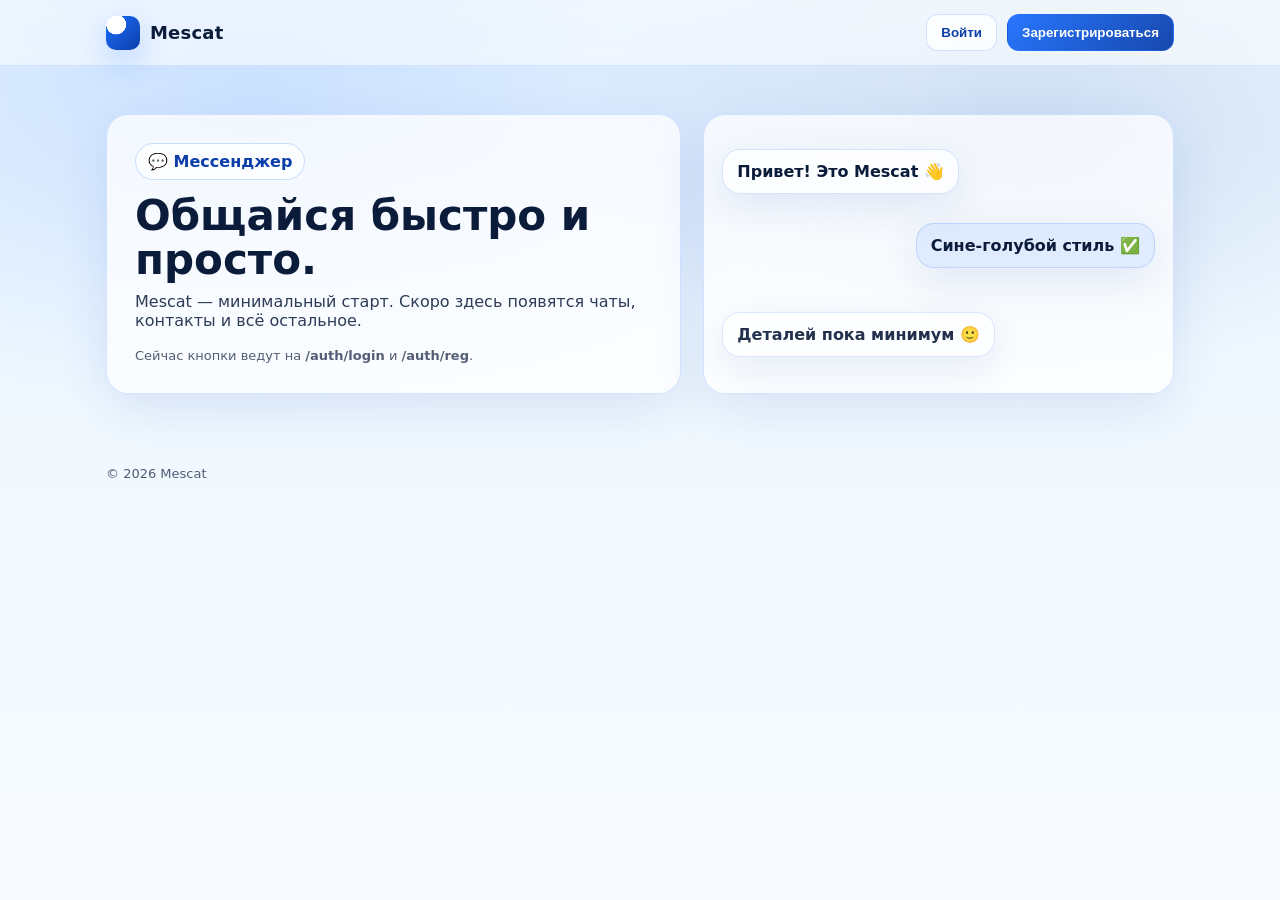
<file: Gateway/src/main/resources/templates/index.html>
<!doctype html>
<html lang="ru">
<head>
    <meta charset="utf-8" />
    <meta name="viewport" content="width=device-width, initial-scale=1" />
    <title>Mescat — мессенджер</title>
    <style>
        :root{
          --bg1:#eaf6ff;
          --bg2:#f7fbff;
          --blue:#1e6fff;
          --blue2:#0b3ea8;
          --text:#0b1b3a;
          --card:rgba(255,255,255,.75);
          --border:rgba(30,111,255,.18);
          --shadow: 0 18px 50px rgba(11, 62, 168, .10);
        }

        *{box-sizing:border-box}
        body{
          margin:0;
          font-family: system-ui, -apple-system, Segoe UI, Roboto, Arial, sans-serif;
          color:var(--text);
          min-height:100vh;
          background:
            radial-gradient(1200px 600px at 20% 10%, rgba(30,111,255,.16), transparent 55%),
            radial-gradient(900px 500px at 80% 15%, rgba(11,62,168,.14), transparent 50%),
            linear-gradient(180deg, var(--bg1), var(--bg2));
          overflow-x:hidden;
        }

        /* Top bar */
        header{
          position:sticky;
          top:0;
          z-index:10;
          backdrop-filter: blur(10px);
          background: rgba(255,255,255,.55);
          border-bottom: 1px solid rgba(30,111,255,.12);
        }
        .nav{
          max-width:1100px;
          margin:0 auto;
          padding:14px 16px;
          display:flex;
          align-items:center;
          justify-content:space-between;
          gap:12px;
        }
        .brand{
          display:flex;
          align-items:center;
          gap:10px;
          user-select:none;
        }
        .logo{
          width:34px;
          height:34px;
          border-radius:10px;
          background:
            radial-gradient(circle at 30% 25%, #ffffff 0 28%, transparent 29%),
            linear-gradient(135deg, var(--blue), var(--blue2));
          box-shadow: 0 10px 30px rgba(30,111,255,.25);
        }
        .brand b{
          font-size:18px;
          letter-spacing:.2px;
        }

        .actions{
          display:flex;
          gap:10px;
          align-items:center;
        }
        .btn{
          border:1px solid var(--border);
          background: rgba(255,255,255,.75);
          color: var(--blue2);
          padding:10px 14px;
          border-radius:12px;
          font-weight:600;
          cursor:pointer;
          transition: transform .12s ease, box-shadow .12s ease, background .12s ease;
        }
        .btn:hover{
          transform: translateY(-1px);
          box-shadow: 0 12px 30px rgba(11,62,168,.12);
          background: rgba(255,255,255,.9);
        }
        .btn.primary{
          border-color: rgba(30,111,255,.35);
          background: linear-gradient(135deg, rgba(30,111,255,.95), rgba(11,62,168,.95));
          color:#fff;
        }

        /* Hero */
        main{
          max-width:1100px;
          margin:0 auto;
          padding:48px 16px 72px;
        }
        .hero{
          display:grid;
          grid-template-columns: 1.1fr .9fr;
          gap:22px;
          align-items:stretch;
        }
        .card{
          border:1px solid var(--border);
          background: var(--card);
          border-radius:22px;
          box-shadow: var(--shadow);
          padding:28px;
        }
        h1{
          margin:0 0 10px;
          font-size:42px;
          line-height:1.05;
        }
        .sub{
          margin:0 0 18px;
          font-size:16px;
          opacity:.85;
          max-width:54ch;
        }
        .pill{
          display:inline-flex;
          align-items:center;
          gap:8px;
          padding:8px 12px;
          border-radius:999px;
          border:1px solid rgba(30,111,255,.22);
          background: rgba(255,255,255,.65);
          font-weight:600;
          color: var(--blue2);
          margin-bottom:14px;
          width: fit-content;
        }

        /* Right preview box (minimal) */
        .preview{
          position:relative;
          overflow:hidden;
          min-height:280px;
        }
        .bubble{
          position:absolute;
          border-radius:18px;
          padding:12px 14px;
          font-weight:600;
          border:1px solid rgba(30,111,255,.18);
          background: rgba(255,255,255,.75);
          box-shadow: 0 12px 40px rgba(11,62,168,.10);
          max-width:78%;
        }
        .bubble.one{ top:34px; left:18px; }
        .bubble.two{ top:108px; right:18px; background: rgba(30,111,255,.10); }
        .bubble.three{ bottom:36px; left:18px; opacity:.9; }

        .hint{
          margin-top:14px;
          font-size:13px;
          opacity:.7;
        }

        footer{
          max-width:1100px;
          margin:0 auto;
          padding:0 16px 24px;
          opacity:.7;
          font-size:13px;
        }

        @media (max-width: 860px){
          .hero{ grid-template-columns:1fr; }
          h1{ font-size:36px; }
        }
    </style>
</head>
<body>
<header>
    <div class="nav">
        <div class="brand" aria-label="Mescat">
            <div class="logo" aria-hidden="true"></div>
            <b>Mescat</b>
        </div>

        <div class="actions">
            <button class="btn" id="loginBtn">Войти</button>
            <button class="btn primary" id="regBtn">Зарегистрироваться</button>
        </div>
    </div>
</header>

<main>
    <section class="hero">
        <div class="card">
            <div class="pill">💬 Мессенджер</div>
            <h1>Общайся быстро и просто.</h1>
            <p class="sub">
                Mescat — минимальный старт. Скоро здесь появятся чаты, контакты и всё остальное.
            </p>

            <div class="hint">
                Сейчас кнопки ведут на <b>/auth/login</b> и <b>/auth/reg</b>.
            </div>
        </div>

        <div class="card preview" aria-label="Превью чата">
            <div class="bubble one">Привет! Это Mescat 👋</div>
            <div class="bubble two">Сине-голубой стиль ✅</div>
            <div class="bubble three">Деталей пока минимум 🙂</div>
        </div>
    </section>
</main>

<footer>
    © <span id="year"></span> Mescat
</footer>

<script>
    // Навигация
    document.getElementById('loginBtn').addEventListener('click', () => {
      window.location.href = '/auth/login';
    });

    document.getElementById('regBtn').addEventListener('click', () => {
      window.location.href = '/auth/reg';
    });

    // Год в футере
    document.getElementById('year').textContent = new Date().getFullYear();
</script>
</body>
</html>
</file>
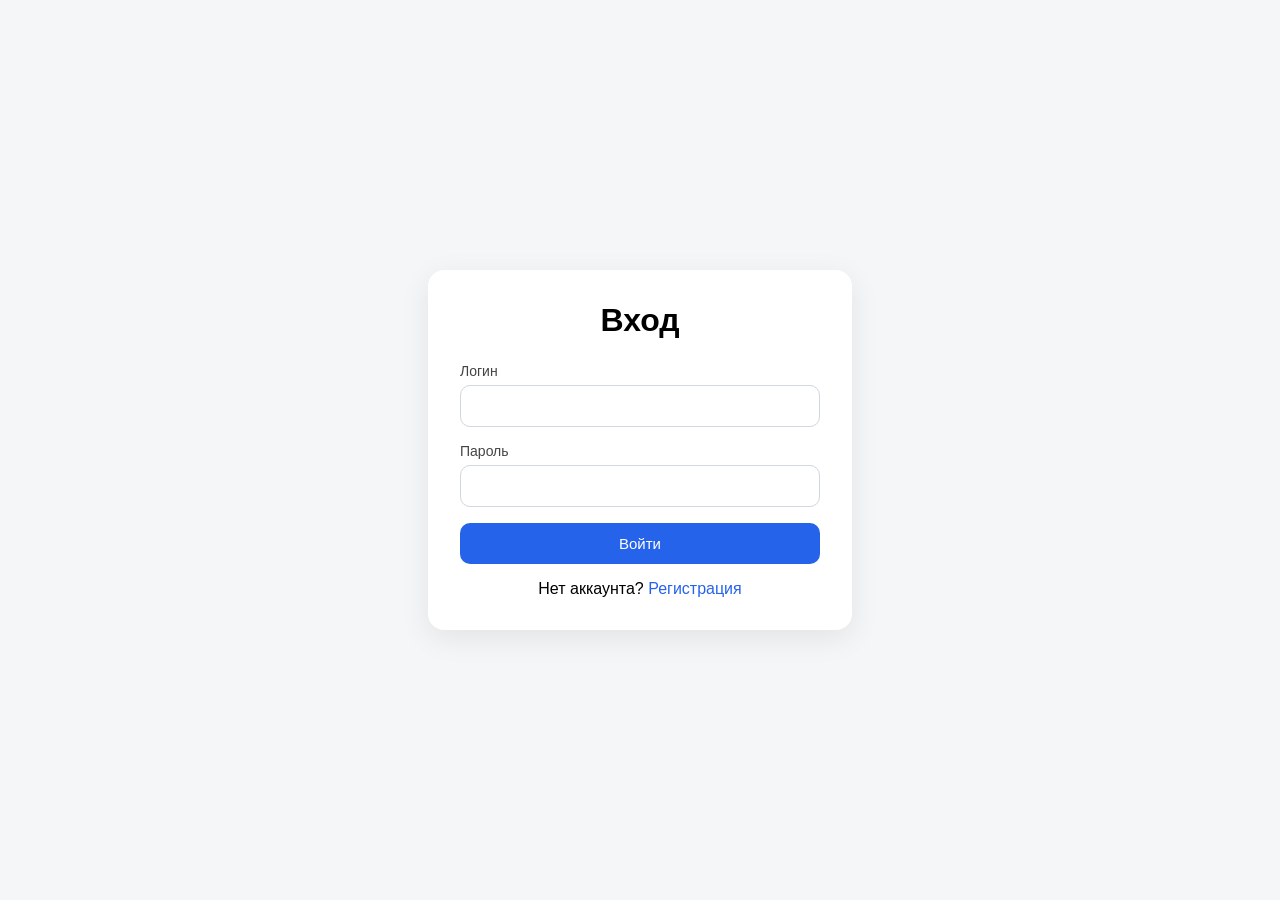
<file: Gateway/src/main/resources/templates/auth.html>
<!DOCTYPE html>
<html lang="ru">
<head>
    <meta charset="UTF-8">
    <title>Вход</title>
    <style>
        body { font-family: Arial, sans-serif; background: #f4f6f8; display: flex; justify-content: center; align-items: center; min-height: 100vh; margin: 0; }
        .card { background: white; padding: 32px; border-radius: 16px; box-shadow: 0 8px 30px rgba(0,0,0,0.08); width: 360px; }
        h1 { margin-top: 0; margin-bottom: 24px; text-align: center; }
        .field { margin-bottom: 16px; }
        label { display: block; margin-bottom: 6px; font-size: 14px; color: #444; }
        input { width: 100%; box-sizing: border-box; padding: 12px; border: 1px solid #d0d7de; border-radius: 10px; font-size: 14px; }
        button { width: 100%; padding: 12px; border: none; border-radius: 10px; background: #2563eb; color: white; font-size: 15px; cursor: pointer; }
        button:hover { background: #1d4ed8; }
        .error { color: #dc2626; margin-top: 12px; text-align: center; font-size: 14px; }
        .success { color: #16a34a; margin-top: 12px; text-align: center; font-size: 14px; }
        .link { margin-top: 16px; text-align: center; }
        .link a { text-decoration: none; color: #2563eb; }
    </style>
</head>
<body>
<div class="card">
    <h1>Вход</h1>

    <form id="loginForm">
        <div class="field">
            <label for="username">Логин</label>
            <input id="username" type="text" required>
        </div>

        <div class="field">
            <label for="password">Пароль</label>
            <input id="password" type="password" required>
        </div>

        <button type="submit">Войти</button>
    </form>

    <div id="message"></div>

    <div class="link">
        Нет аккаунта? <a href="/auth/reg">Регистрация</a>
    </div>
</div>

<script>
    const form = document.getElementById("loginForm");
    const message = document.getElementById("message");

    form.addEventListener("submit", async (e) => {
        e.preventDefault();
        message.className = "";
        message.textContent = "";

        try {
            const response = await fetch("/auth/login", {
                method: "POST",
                headers: { "Content-Type": "application/json" },
                body: JSON.stringify({
                    username: document.getElementById("username").value.trim(),
                    password: document.getElementById("password").value
                })
            });

            const text = await response.text();

            if (!response.ok) {
                message.className = "error";
                message.textContent = text || "Ошибка входа";
                return;
            }

            message.className = "success";
            message.textContent = text || "Успешный вход";
            window.location.href = "/message";
        } catch (error) {
            message.className = "error";
            message.textContent = "Сервер недоступен";
        }
    });
</script>
</body>
</html>
</file>
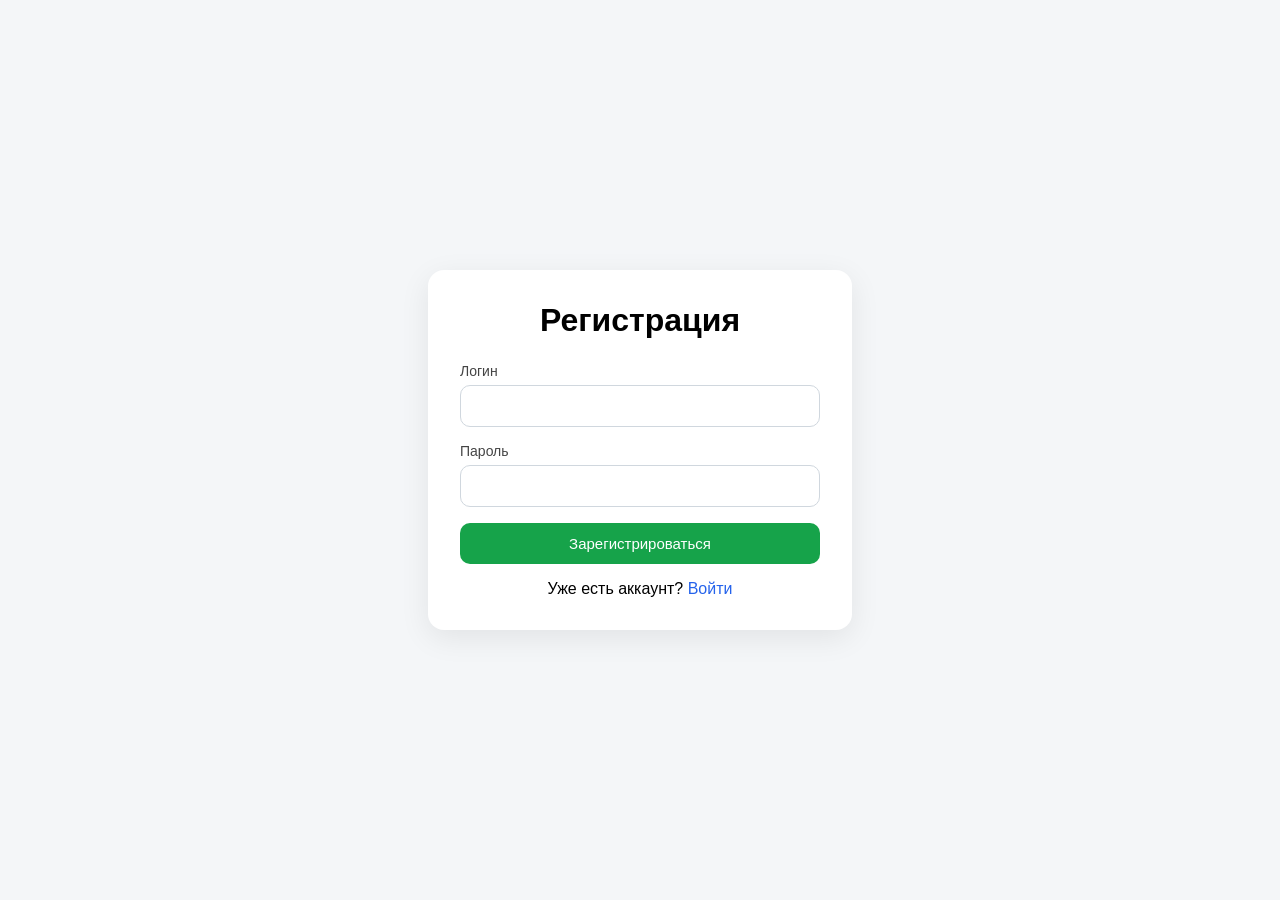
<file: Gateway/src/main/resources/templates/reg.html>
<!DOCTYPE html>
<html lang="ru">
<head>
    <meta charset="UTF-8">
    <title>Регистрация</title>
    <style>
        body { font-family: Arial, sans-serif; background: #f4f6f8; display: flex; justify-content: center; align-items: center; min-height: 100vh; margin: 0; }
        .card { background: white; padding: 32px; border-radius: 16px; box-shadow: 0 8px 30px rgba(0,0,0,0.08); width: 360px; }
        h1 { margin-top: 0; margin-bottom: 24px; text-align: center; }
        .field { margin-bottom: 16px; }
        label { display: block; margin-bottom: 6px; font-size: 14px; color: #444; }
        input { width: 100%; box-sizing: border-box; padding: 12px; border: 1px solid #d0d7de; border-radius: 10px; font-size: 14px; }
        button { width: 100%; padding: 12px; border: none; border-radius: 10px; background: #16a34a; color: white; font-size: 15px; cursor: pointer; }
        button:hover { background: #15803d; }
        .error { color: #dc2626; margin-top: 12px; text-align: center; font-size: 14px; }
        .success { color: #16a34a; margin-top: 12px; text-align: center; font-size: 14px; }
        .link { margin-top: 16px; text-align: center; }
        .link a { text-decoration: none; color: #2563eb; }
    </style>
</head>
<body>
<div class="card">
    <h1>Регистрация</h1>

    <form id="registerForm">
        <div class="field">
            <label for="username">Логин</label>
            <input id="username" type="text" required>
        </div>

        <div class="field">
            <label for="password">Пароль</label>
            <input id="password" type="password" required>
        </div>

        <button type="submit">Зарегистрироваться</button>
    </form>

    <div id="message"></div>

    <div class="link">
        Уже есть аккаунт? <a href="/auth/login">Войти</a>
    </div>
</div>

<script>
    const form = document.getElementById("registerForm");
    const message = document.getElementById("message");

    form.addEventListener("submit", async (e) => {
        e.preventDefault();
        message.className = "";
        message.textContent = "";

        try {
            const response = await fetch("/auth/reg", {
                method: "POST",
                headers: { "Content-Type": "application/json" },
                body: JSON.stringify({
                    username: document.getElementById("username").value.trim(),
                    password: document.getElementById("password").value
                })
            });

            const text = await response.text();

            if (!response.ok) {
                message.className = "error";
                message.textContent = text || "Ошибка регистрации";
                return;
            }

            message.className = "success";
            message.textContent = text || "Регистрация успешна";
            window.location.href = "/message";
        } catch (error) {
            message.className = "error";
            message.textContent = "Сервер недоступен";
        }
    });
</script>
</body>
</html>
</file>
